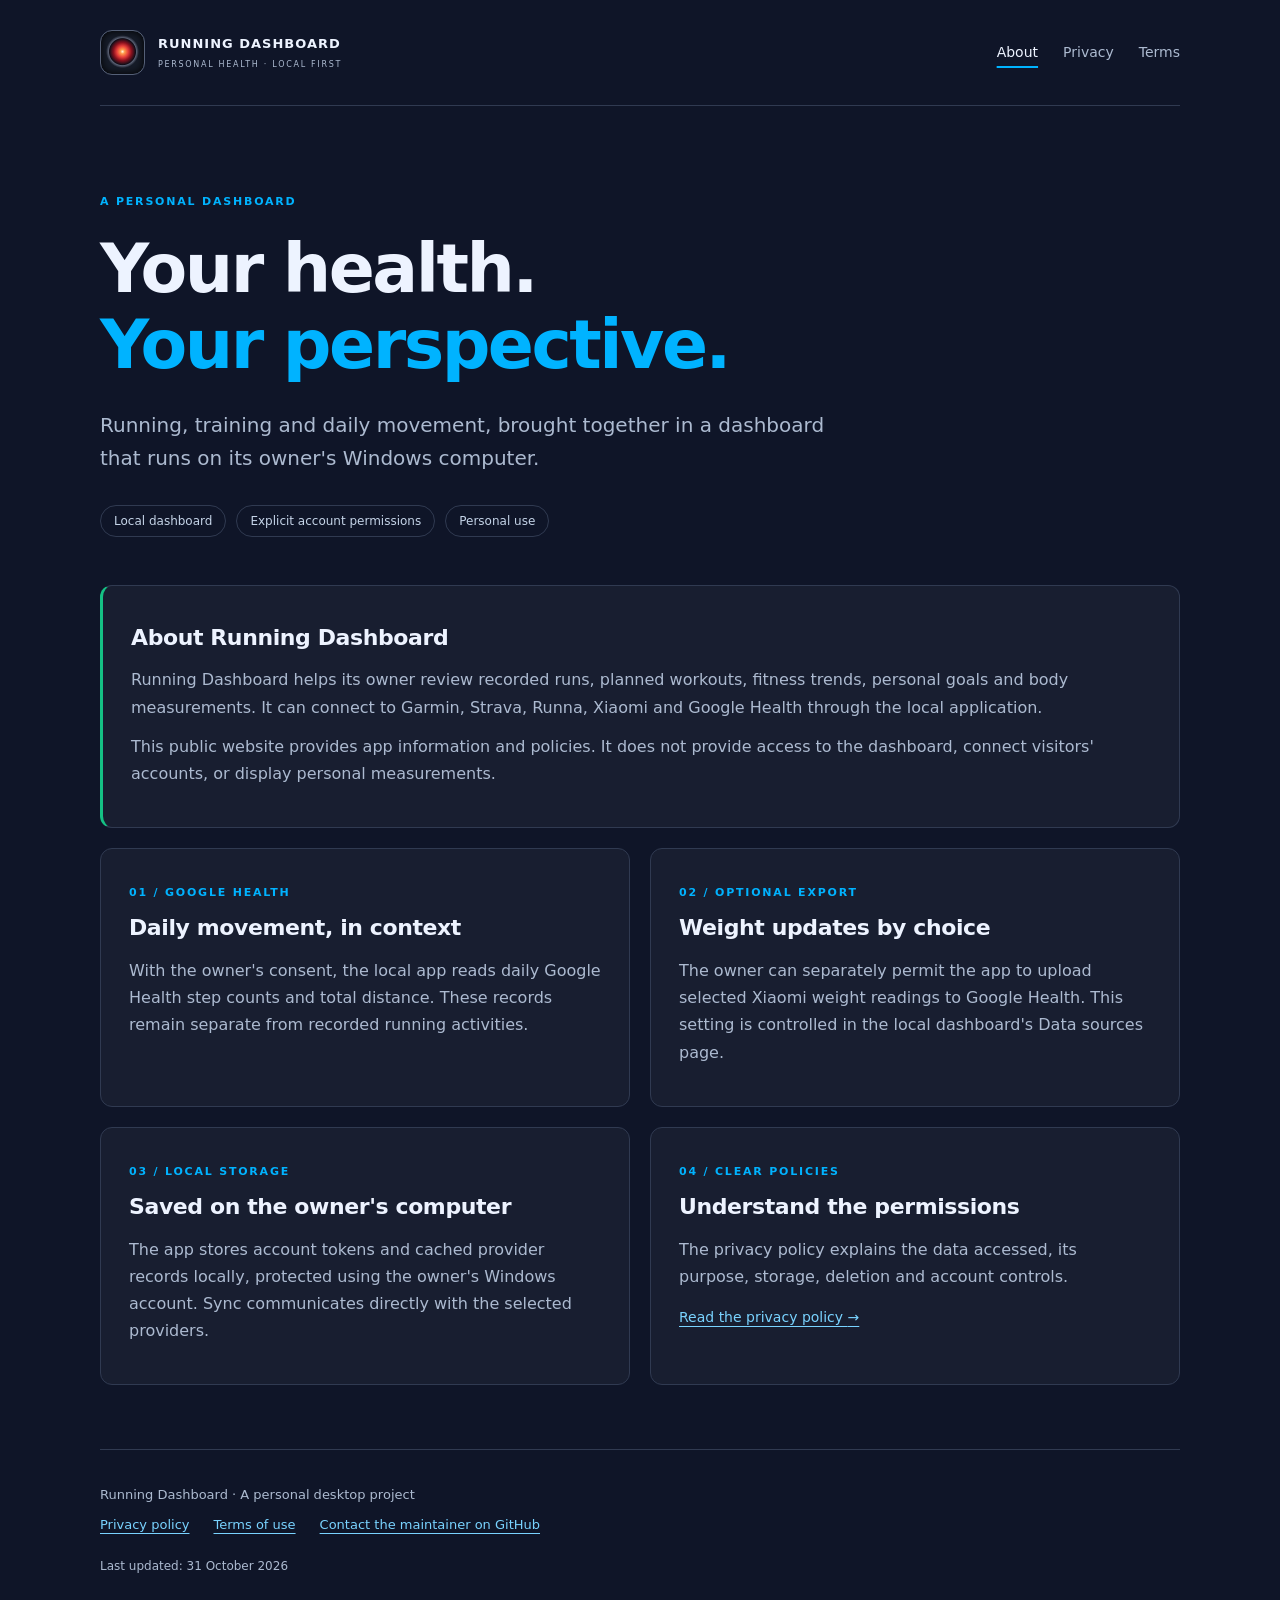
<file: index.html>
<!doctype html>
<html lang="en">
<head>
  <meta charset="utf-8">
  <meta name="viewport" content="width=device-width, initial-scale=1">
  <meta name="description" content="Running Dashboard is a personal Windows dashboard for running, fitness and daily movement. Learn about the app and its privacy practices.">
  <meta name="referrer" content="no-referrer">
  <title>Personal health, local perspective · Running Dashboard</title>
  <link rel="stylesheet" href="style.css">
</head>
<body>
  <a class="skip" href="#content">Skip to content</a>
  <header class="site-header wrap">
    <a class="brand" href="index.html"><span class="lens" aria-hidden="true"></span><span>RUNNING DASHBOARD<small>PERSONAL HEALTH · LOCAL FIRST</small></span></a>
    <nav aria-label="Main navigation"><a href="index.html" aria-current="page">About</a><a href="privacy.html">Privacy</a><a href="terms.html">Terms</a></nav>
  </header>
  <main id="content" class="wrap">
<section class="hero">
  <span class="eyebrow">A PERSONAL DASHBOARD</span>
  <h1>Your health.<br><em>Your perspective.</em></h1>
  <p class="lead">Running, training and daily movement, brought together in a dashboard that runs on its owner's Windows computer.</p>
  <div class="tags"><span>Local dashboard</span><span>Explicit account permissions</span><span>Personal use</span></div>
</section>
<section class="intro panel" aria-labelledby="about-title">
  <h2 id="about-title">About Running Dashboard</h2>
  <p>Running Dashboard helps its owner review recorded runs, planned workouts, fitness trends, personal goals and body measurements. It can connect to Garmin, Strava, Runna, Xiaomi and Google Health through the local application.</p>
  <p>This public website provides app information and policies. It does not provide access to the dashboard, connect visitors' accounts, or display personal measurements.</p>
</section>
<section class="cards" aria-label="How the application works">
  <article class="panel"><span class="number">01 / GOOGLE HEALTH</span><h2>Daily movement, in context</h2><p>With the owner's consent, the local app reads daily Google Health step counts and total distance. These records remain separate from recorded running activities.</p></article>
  <article class="panel"><span class="number">02 / OPTIONAL EXPORT</span><h2>Weight updates by choice</h2><p>The owner can separately permit the app to upload selected Xiaomi weight readings to Google Health. This setting is controlled in the local dashboard's Data sources page.</p></article>
  <article class="panel"><span class="number">03 / LOCAL STORAGE</span><h2>Saved on the owner's computer</h2><p>The app stores account tokens and cached provider records locally, protected using the owner's Windows account. Sync communicates directly with the selected providers.</p></article>
  <article class="panel"><span class="number">04 / CLEAR POLICIES</span><h2>Understand the permissions</h2><p>The privacy policy explains the data accessed, its purpose, storage, deletion and account controls.</p><a class="text-link" href="privacy.html">Read the privacy policy <span aria-hidden="true">→</span></a></article>
</section>
</main>
  <footer class="wrap"><p>Running Dashboard · A personal desktop project</p><div><a href="privacy.html">Privacy policy</a><a href="terms.html">Terms of use</a><a href="https://github.com/sezdev" rel="noopener noreferrer">Contact the maintainer on GitHub</a></div><p class="fine">Last updated: 31 October 2026</p></footer>
</body>
</html>
</file>
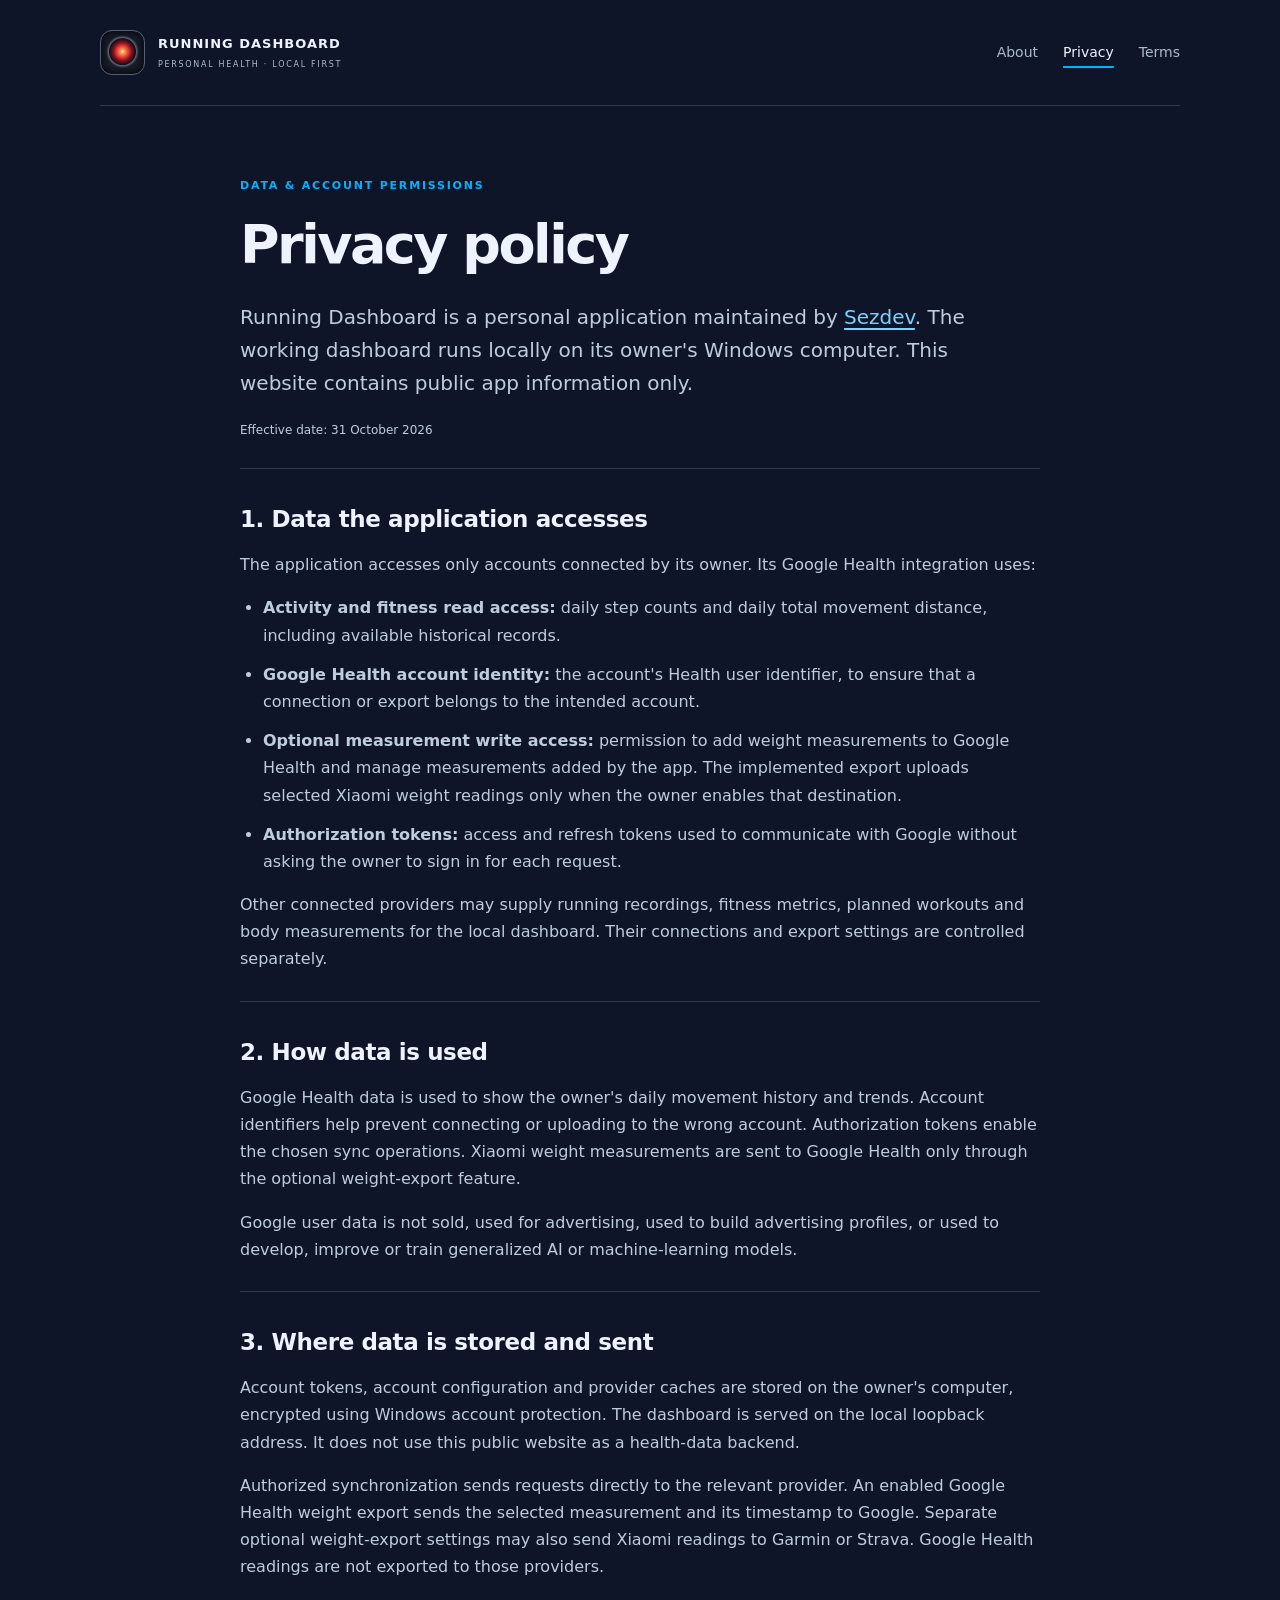
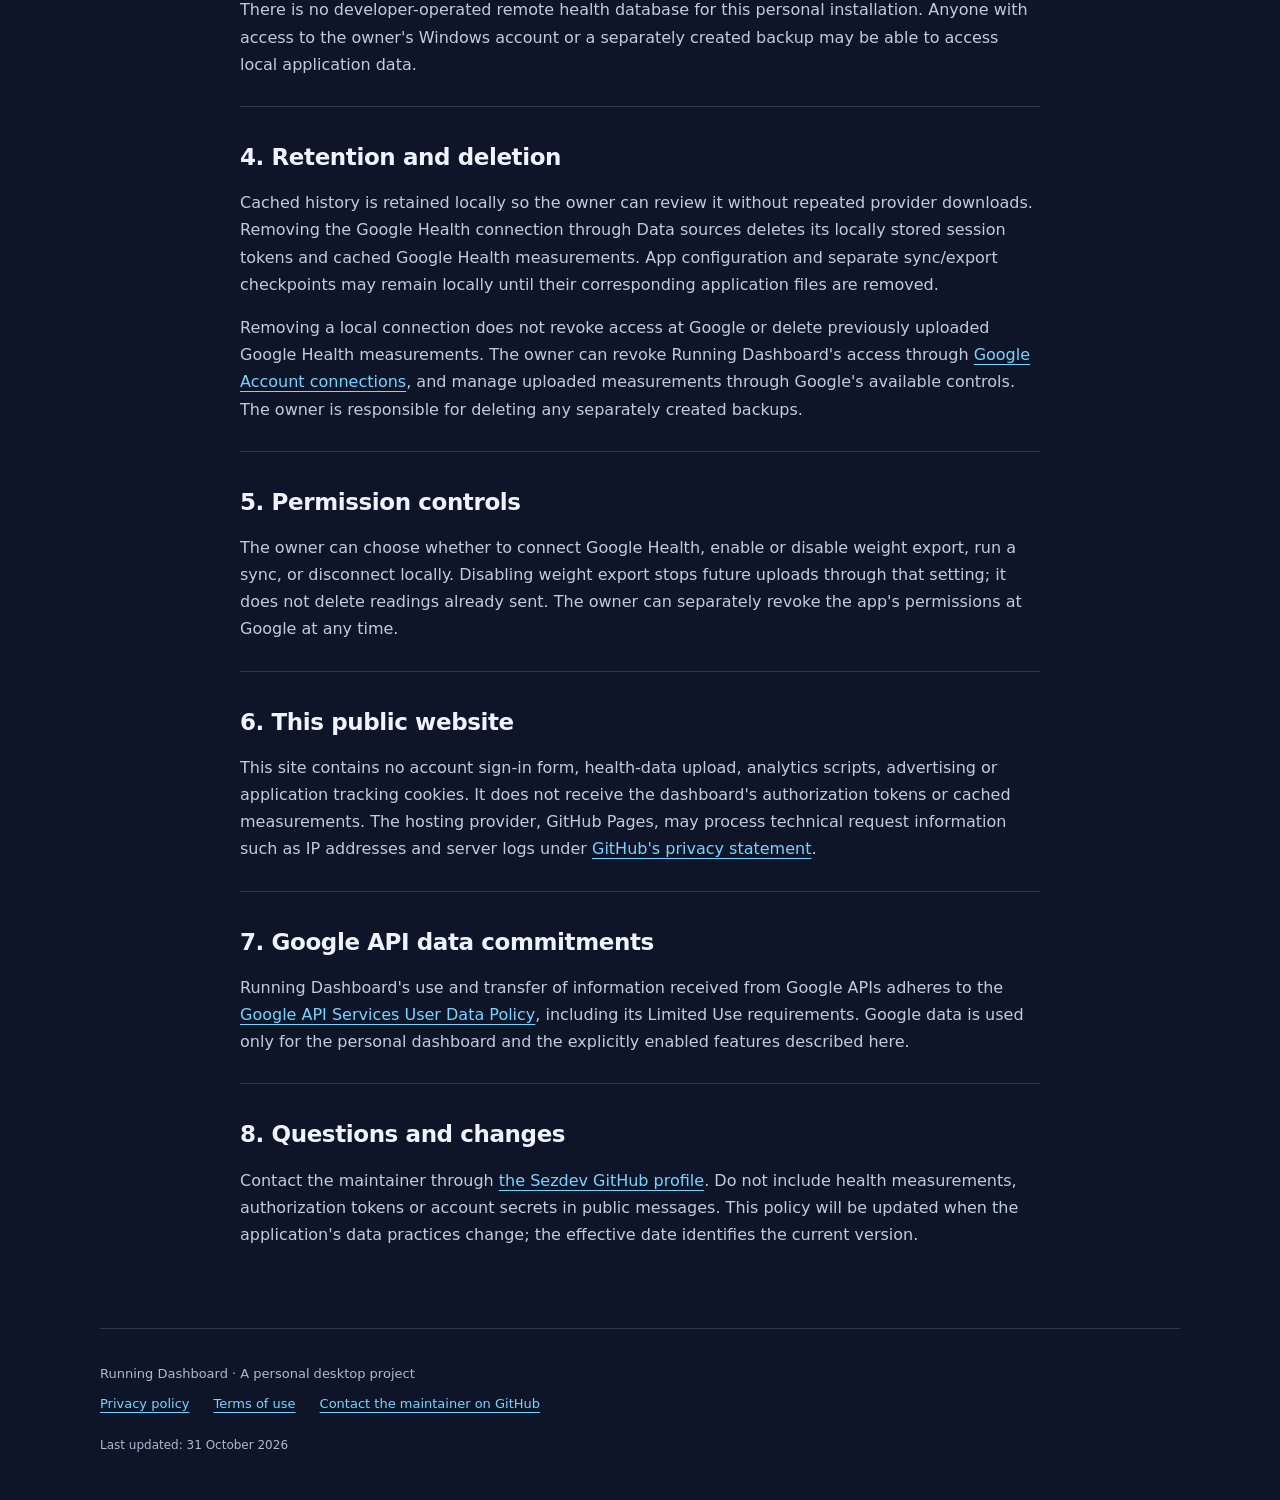
<file: privacy.html>
<!doctype html>
<html lang="en">
<head>
  <meta charset="utf-8">
  <meta name="viewport" content="width=device-width, initial-scale=1">
  <meta name="description" content="How Running Dashboard accesses, uses, stores and deletes Google Health and other connected provider data.">
  <meta name="referrer" content="no-referrer">
  <title>Privacy policy · Running Dashboard</title>
  <link rel="stylesheet" href="style.css">
</head>
<body>
  <a class="skip" href="#content">Skip to content</a>
  <header class="site-header wrap">
    <a class="brand" href="index.html"><span class="lens" aria-hidden="true"></span><span>RUNNING DASHBOARD<small>PERSONAL HEALTH · LOCAL FIRST</small></span></a>
    <nav aria-label="Main navigation"><a href="index.html">About</a><a href="privacy.html" aria-current="page">Privacy</a><a href="terms.html">Terms</a></nav>
  </header>
  <main id="content" class="wrap">
<article class="document">
  <span class="eyebrow">DATA & ACCOUNT PERMISSIONS</span>
  <h1>Privacy policy</h1>
  <p class="lead">Running Dashboard is a personal application maintained by <a href="https://github.com/sezdev">Sezdev</a>. The working dashboard runs locally on its owner's Windows computer. This website contains public app information only.</p>
  <p class="fine">Effective date: 31 October 2026</p>
  <section><h2>1. Data the application accesses</h2><p>The application accesses only accounts connected by its owner. Its Google Health integration uses:</p><ul><li><strong>Activity and fitness read access:</strong> daily step counts and daily total movement distance, including available historical records.</li><li><strong>Google Health account identity:</strong> the account's Health user identifier, to ensure that a connection or export belongs to the intended account.</li><li><strong>Optional measurement write access:</strong> permission to add weight measurements to Google Health and manage measurements added by the app. The implemented export uploads selected Xiaomi weight readings only when the owner enables that destination.</li><li><strong>Authorization tokens:</strong> access and refresh tokens used to communicate with Google without asking the owner to sign in for each request.</li></ul><p>Other connected providers may supply running recordings, fitness metrics, planned workouts and body measurements for the local dashboard. Their connections and export settings are controlled separately.</p></section>
  <section><h2>2. How data is used</h2><p>Google Health data is used to show the owner's daily movement history and trends. Account identifiers help prevent connecting or uploading to the wrong account. Authorization tokens enable the chosen sync operations. Xiaomi weight measurements are sent to Google Health only through the optional weight-export feature.</p><p>Google user data is not sold, used for advertising, used to build advertising profiles, or used to develop, improve or train generalized AI or machine-learning models.</p></section>
  <section><h2>3. Where data is stored and sent</h2><p>Account tokens, account configuration and provider caches are stored on the owner's computer, encrypted using Windows account protection. The dashboard is served on the local loopback address. It does not use this public website as a health-data backend.</p><p>Authorized synchronization sends requests directly to the relevant provider. An enabled Google Health weight export sends the selected measurement and its timestamp to Google. Separate optional weight-export settings may also send Xiaomi readings to Garmin or Strava. Google Health readings are not exported to those providers.</p><p>There is no developer-operated remote health database for this personal installation. Anyone with access to the owner's Windows account or a separately created backup may be able to access local application data.</p></section>
  <section><h2>4. Retention and deletion</h2><p>Cached history is retained locally so the owner can review it without repeated provider downloads. Removing the Google Health connection through Data sources deletes its locally stored session tokens and cached Google Health measurements. App configuration and separate sync/export checkpoints may remain locally until their corresponding application files are removed.</p><p>Removing a local connection does not revoke access at Google or delete previously uploaded Google Health measurements. The owner can revoke Running Dashboard's access through <a href="https://myaccount.google.com/connections" rel="noopener noreferrer">Google Account connections</a>, and manage uploaded measurements through Google's available controls. The owner is responsible for deleting any separately created backups.</p></section>
  <section><h2>5. Permission controls</h2><p>The owner can choose whether to connect Google Health, enable or disable weight export, run a sync, or disconnect locally. Disabling weight export stops future uploads through that setting; it does not delete readings already sent. The owner can separately revoke the app's permissions at Google at any time.</p></section>
  <section><h2>6. This public website</h2><p>This site contains no account sign-in form, health-data upload, analytics scripts, advertising or application tracking cookies. It does not receive the dashboard's authorization tokens or cached measurements. The hosting provider, GitHub Pages, may process technical request information such as IP addresses and server logs under <a href="https://docs.github.com/en/site-policy/privacy-policies/github-general-privacy-statement" rel="noopener noreferrer">GitHub's privacy statement</a>.</p></section>
  <section><h2>7. Google API data commitments</h2><p>Running Dashboard's use and transfer of information received from Google APIs adheres to the <a href="https://developers.google.com/terms/api-services-user-data-policy" rel="noopener noreferrer">Google API Services User Data Policy</a>, including its Limited Use requirements. Google data is used only for the personal dashboard and the explicitly enabled features described here.</p></section>
  <section><h2>8. Questions and changes</h2><p>Contact the maintainer through <a href="https://github.com/sezdev" rel="noopener noreferrer">the Sezdev GitHub profile</a>. Do not include health measurements, authorization tokens or account secrets in public messages. This policy will be updated when the application's data practices change; the effective date identifies the current version.</p></section>
</article>
</main>
  <footer class="wrap"><p>Running Dashboard · A personal desktop project</p><div><a href="privacy.html">Privacy policy</a><a href="terms.html">Terms of use</a><a href="https://github.com/sezdev" rel="noopener noreferrer">Contact the maintainer on GitHub</a></div><p class="fine">Last updated: 31 October 2026</p></footer>
</body>
</html>
</file>
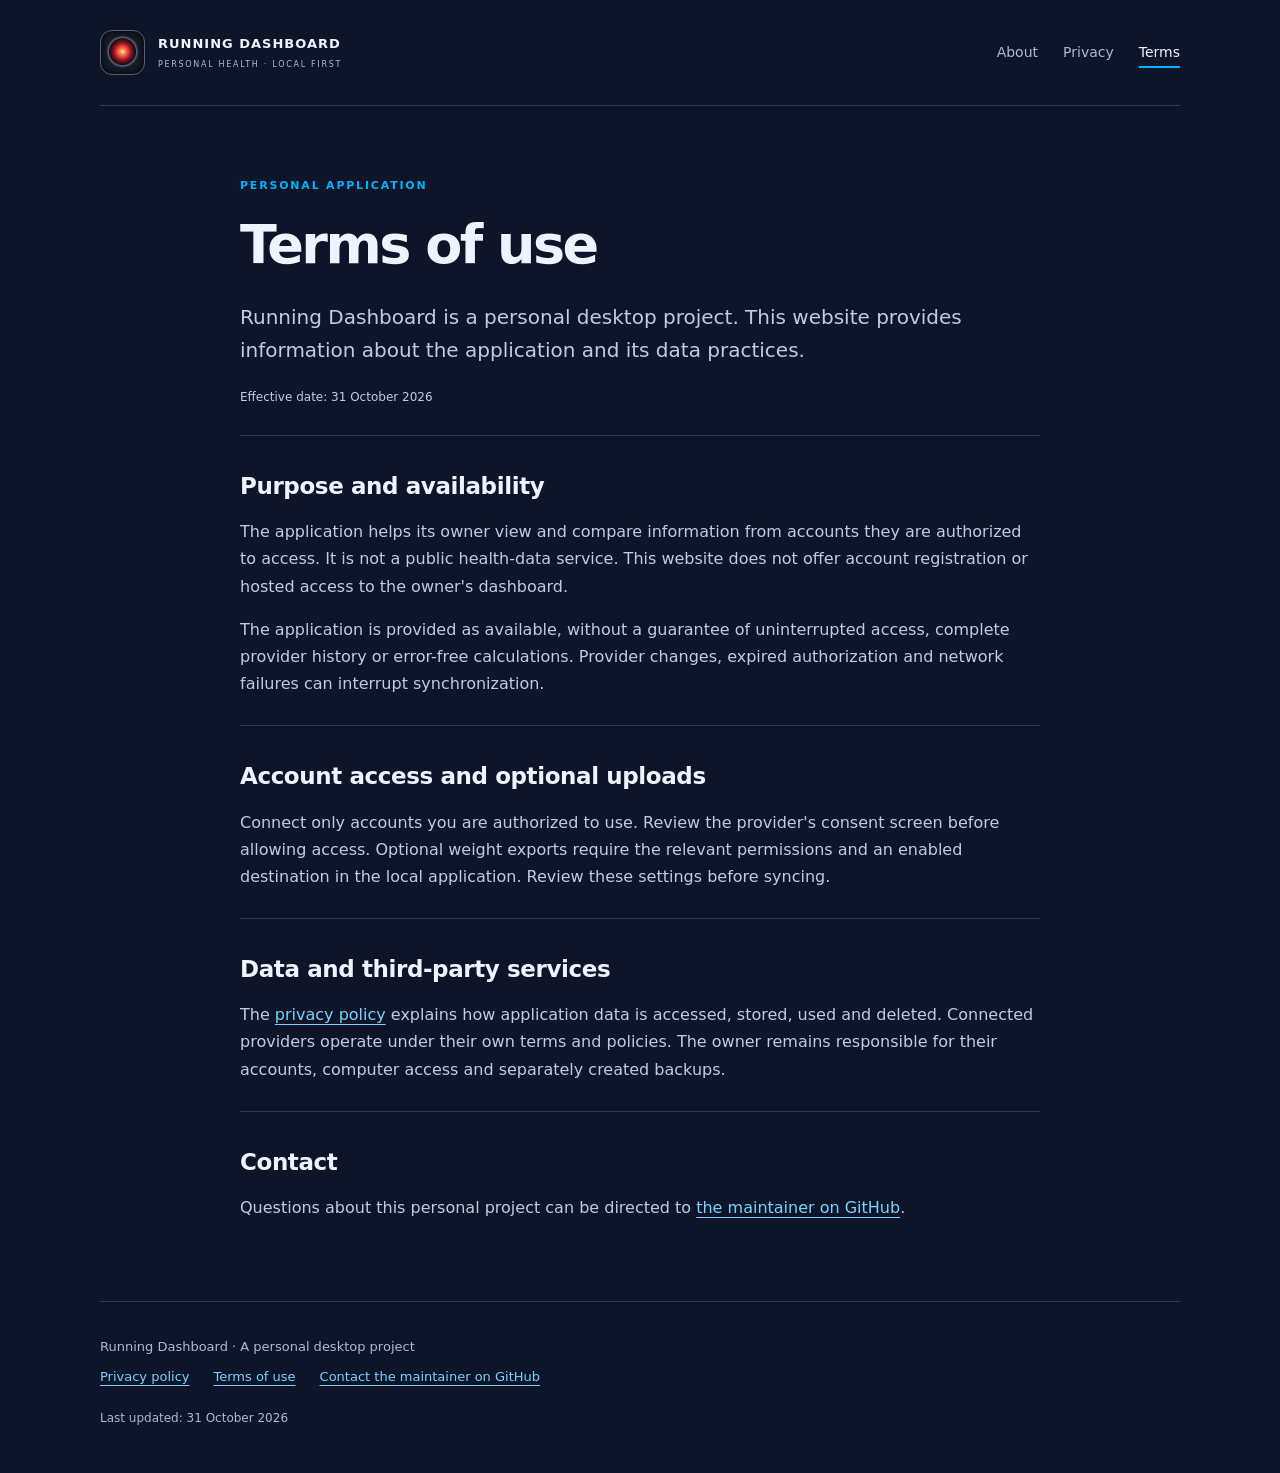
<file: terms.html>
<!doctype html>
<html lang="en">
<head>
  <meta charset="utf-8">
  <meta name="viewport" content="width=device-width, initial-scale=1">
  <meta name="description" content="Terms and scope of the personal Running Dashboard application.">
  <meta name="referrer" content="no-referrer">
  <title>Terms of use · Running Dashboard</title>
  <link rel="stylesheet" href="style.css">
</head>
<body>
  <a class="skip" href="#content">Skip to content</a>
  <header class="site-header wrap">
    <a class="brand" href="index.html"><span class="lens" aria-hidden="true"></span><span>RUNNING DASHBOARD<small>PERSONAL HEALTH · LOCAL FIRST</small></span></a>
    <nav aria-label="Main navigation"><a href="index.html">About</a><a href="privacy.html">Privacy</a><a href="terms.html" aria-current="page">Terms</a></nav>
  </header>
  <main id="content" class="wrap">
<article class="document">
  <span class="eyebrow">PERSONAL APPLICATION</span>
  <h1>Terms of use</h1>
  <p class="lead">Running Dashboard is a personal desktop project. This website provides information about the application and its data practices.</p>
  <p class="fine">Effective date: 31 October 2026</p>
  <section><h2>Purpose and availability</h2><p>The application helps its owner view and compare information from accounts they are authorized to access. It is not a public health-data service. This website does not offer account registration or hosted access to the owner's dashboard.</p><p>The application is provided as available, without a guarantee of uninterrupted access, complete provider history or error-free calculations. Provider changes, expired authorization and network failures can interrupt synchronization.</p></section>
  <section><h2>Account access and optional uploads</h2><p>Connect only accounts you are authorized to use. Review the provider's consent screen before allowing access. Optional weight exports require the relevant permissions and an enabled destination in the local application. Review these settings before syncing.</p></section>
  <section><h2>Data and third-party services</h2><p>The <a href="privacy.html">privacy policy</a> explains how application data is accessed, stored, used and deleted. Connected providers operate under their own terms and policies. The owner remains responsible for their accounts, computer access and separately created backups.</p></section>
  <section><h2>Contact</h2><p>Questions about this personal project can be directed to <a href="https://github.com/sezdev" rel="noopener noreferrer">the maintainer on GitHub</a>.</p></section>
</article>
</main>
  <footer class="wrap"><p>Running Dashboard · A personal desktop project</p><div><a href="privacy.html">Privacy policy</a><a href="terms.html">Terms of use</a><a href="https://github.com/sezdev" rel="noopener noreferrer">Contact the maintainer on GitHub</a></div><p class="fine">Last updated: 31 October 2026</p></footer>
</body>
</html>
</file>
<file: style.css>
:root{color-scheme:dark;--bg:#0f1528;--panel:#181e30;--border:#303a51;--text:#edf3ff;--muted:#acbad0;--cyan:#00b3ff;--mint:#15c184;font-family:Inter,"Segoe UI",system-ui,sans-serif;font-size:16px;line-height:1.7}
*{box-sizing:border-box}body{margin:0;background:var(--bg);color:var(--text)}a{color:#79d3ff;text-underline-offset:4px}a:hover{color:#fff}a:focus-visible{outline:3px solid var(--cyan);outline-offset:5px}.wrap{width:min(1080px,calc(100% - 48px));margin-inline:auto}.skip{position:absolute;left:24px;top:-70px;background:var(--panel);padding:12px;z-index:2}.skip:focus{top:12px}.site-header{display:flex;align-items:center;justify-content:space-between;gap:28px;padding-block:30px;border-bottom:1px solid var(--border)}.brand{display:flex;align-items:center;gap:13px;text-decoration:none;color:var(--text);font-size:13px;font-weight:800;letter-spacing:1px;line-height:1.4}.brand small{display:block;font-size:8px;font-weight:500;letter-spacing:1.7px;color:var(--muted);margin-top:5px}.lens{display:block;width:45px;height:45px;border:1px solid #556077;border-radius:12px;background:radial-gradient(circle at 50% 48%,#fff8dc 0%,#ff9b4b 7%,#e8403a 18%,#8a111e 29%,#110e18 42%,#5b6275 45%,#161c29 53%);box-shadow:inset 0 0 9px #000;flex-shrink:0}nav{display:flex;gap:25px}nav a{font-size:14px;color:var(--muted);text-decoration:none}nav a[aria-current]{color:var(--text);text-decoration:underline;text-decoration-color:var(--cyan);text-decoration-thickness:2px;text-underline-offset:9px}.hero{padding:80px 0 48px;max-width:800px}.eyebrow,.number{font-size:11px;font-weight:700;letter-spacing:1.8px;color:var(--cyan)}h1{font-size:clamp(38px,6vw,68px);line-height:1.12;letter-spacing:-2.5px;margin:18px 0 25px}h1 em{font-style:normal;color:var(--cyan)}.lead{color:var(--muted);font-size:20px;line-height:1.65;max-width:760px}.tags{display:flex;flex-wrap:wrap;gap:10px;margin-top:30px}.tags span{border:1px solid var(--border);border-radius:30px;padding:5px 13px;color:#c5d4e8;font-size:12px}.panel{background:var(--panel);border:1px solid var(--border);border-radius:12px;padding:28px}.intro{border-left:3px solid var(--mint);margin-bottom:20px}.panel h2{font-size:22px;line-height:1.3;letter-spacing:-.4px;margin:10px 0 14px}.panel p{color:var(--muted);margin:12px 0}.cards{display:grid;grid-template-columns:1fr 1fr;gap:20px}.text-link{display:inline-block;margin-top:4px;font-size:14px}.document{max-width:800px;margin:64px auto 80px}.document h1{font-size:clamp(38px,6vw,54px)}.document h2{font-size:23px;line-height:1.4;margin:34px 0 12px;letter-spacing:-.4px}.document section{border-top:1px solid var(--border);margin-top:28px}.document p,.document li{color:#bfccdf}.document ul{padding-left:23px}.document li+li{margin-top:12px}.fine{font-size:12px;color:var(--muted)}footer{border-top:1px solid var(--border);margin-top:64px!important;padding-block:26px 36px;color:var(--muted);font-size:13px}footer div{display:flex;flex-wrap:wrap;gap:12px 24px}footer p{margin:8px 0}footer .fine{margin-top:20px}
@media(max-width:650px){.wrap{width:calc(100% - 32px)}.site-header{align-items:flex-start;flex-direction:column;padding-block:22px;gap:22px}nav{gap:24px}.hero{padding-top:44px}h1{letter-spacing:-1.5px}.lead{font-size:18px}.cards{grid-template-columns:1fr}.panel{padding:22px}.document{margin-block:38px 48px}.document h2{font-size:21px}footer{margin-top:40px!important}}
@media(prefers-reduced-motion:no-preference){a{transition:color .15s ease}}
</file>
